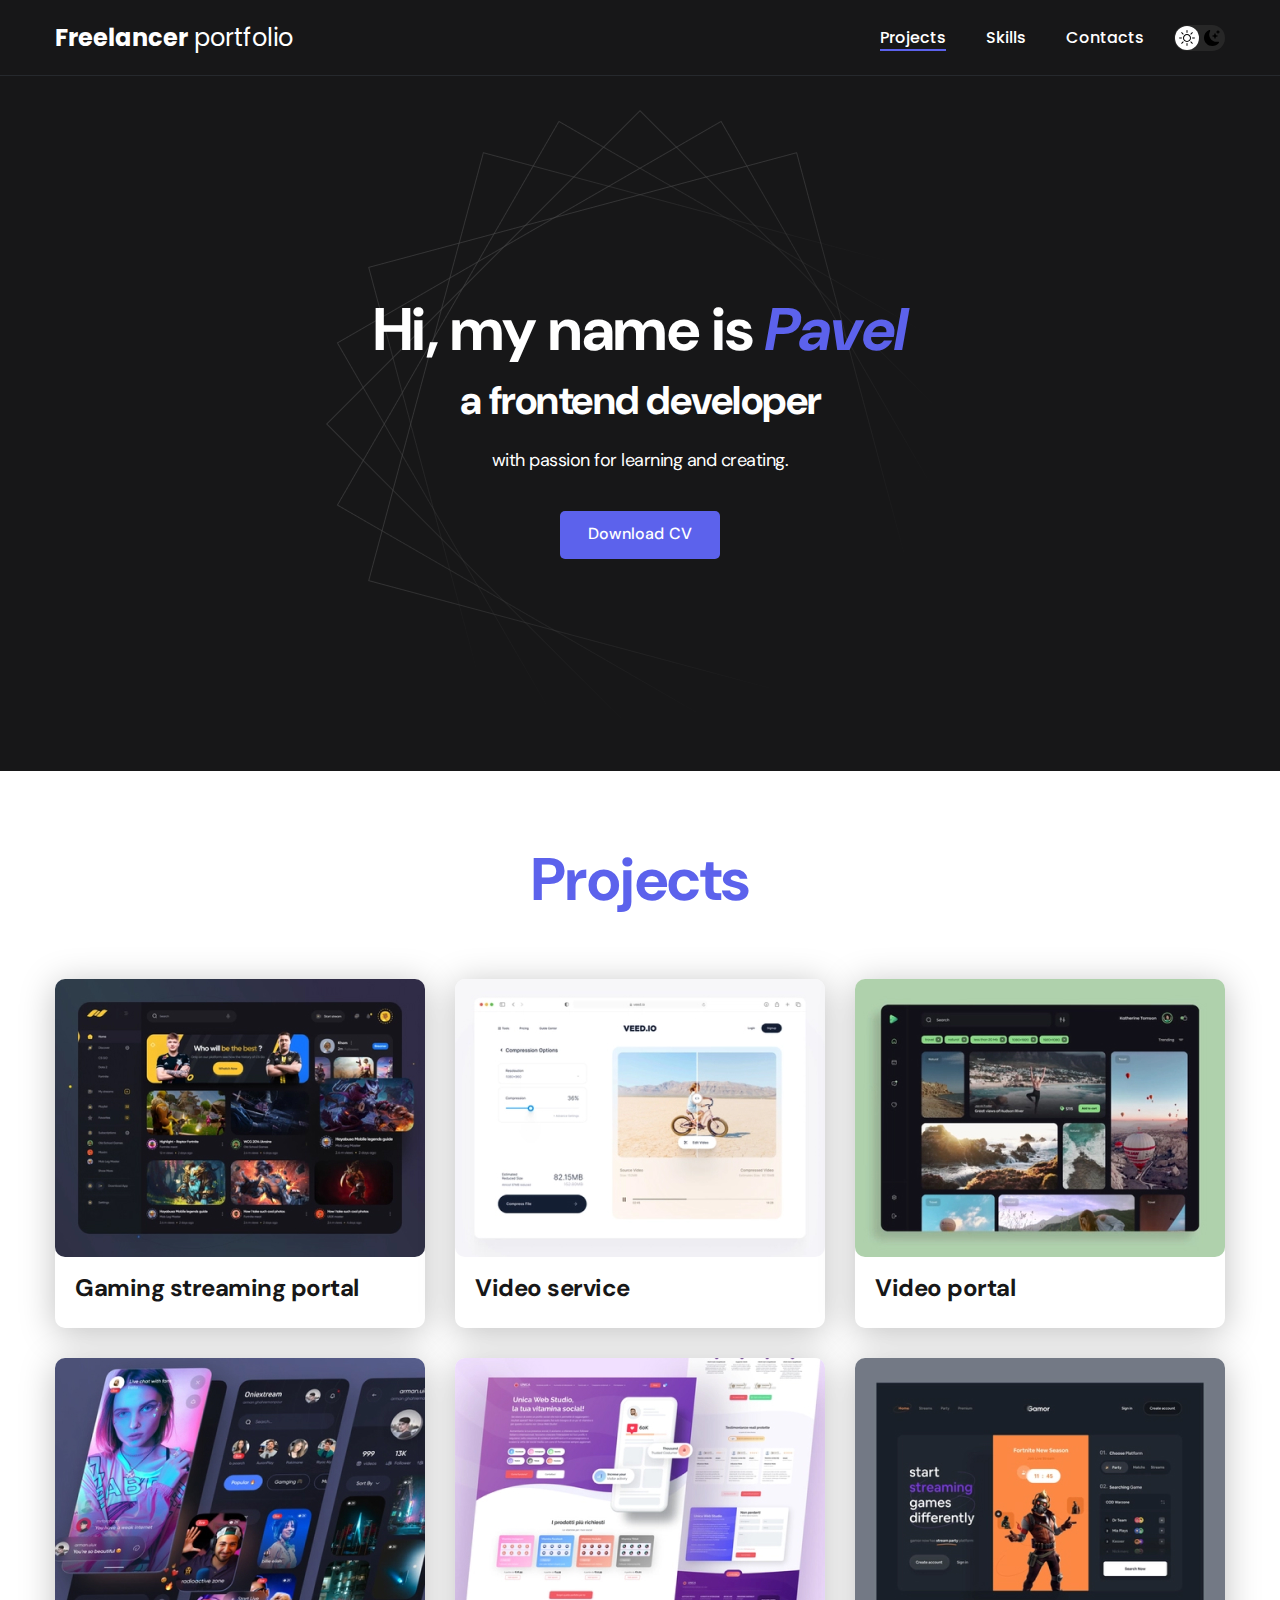
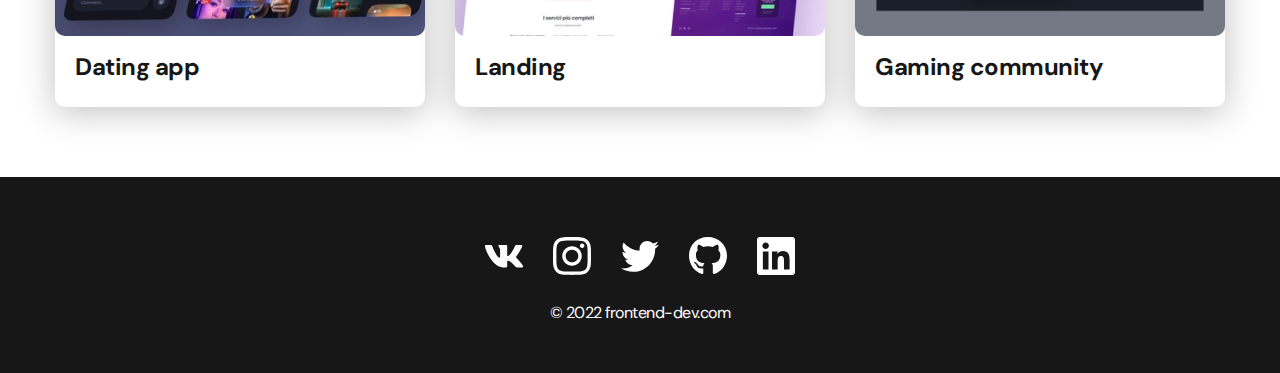
<file: index.html>
<!DOCTYPE html>
<html lang="en">

<head>
    <meta charset="UTF-8">
    <meta http-equiv="X-UA-Compatible" content="IE=edge">
    <meta name="viewport" content="width=device-width, initial-scale=1.0">
    <title>Freelancer portoflio</title>
    <link rel="stylesheet" href="./css/main.css">
</head>

<body>
    <nav class="nav">
        <div class="container">
            <div class="nav-row">
                <a href="index.html" class="logo"><strong>Freelancer</strong> portfolio</a>
                
                <button class="dark-mode-btn">
                    <img src="./img/icons/sun.svg" alt="Light mode" class="dark-mode-dtn__icon">
                    <img src="./img/icons/moon.svg" alt="Dark mode" class="dark-mode-dtn__icon">
                </button>
                
                <ul class="nav-list">
                   <li class="nav-list__item"><a href="./index.html" class="nav-list__link nav-list__link--active">Projects</a></li>
                   <li class="nav-list__item"><a href="./skills.html" class="nav-list__link">Skills</a></li>
                   <li class="nav-list__item"><a href="./contacts.html" class="nav-list__link">Contacts</a></li>
                </ul>
            </div>
        </div>
    </nav>

    <header class="header">
            <div class="header__wrapper">
                <h1 class="header__title">
                    <strong>Hi, my name is <em>Pavel</em></strong><br>
                    a frontend developer
                </h1>
                <div class="header__text">
                    <p>with passion for learning and creating.</p>
                </div>
                <a href="#!" class="btn">Download CV</a>
            </div>
    </header>

    <main class="section">
        <div class="container">
            <h2 class="title-1">Projects</h2>
            <ul class="projects">
                <li class="project">
                    <a href="./project-page.html">
                        <img src="./img/projects/01.jpg" alt="Project img" class="project__img">
                        <h3 class="project__title">Gaming streaming portal</h3>
                    </a>
                </li>
                <li class="project">
                    <a href="./project-page.html">
                        <img src="./img/projects/02.jpg" alt="Project img" class="project__img">
                        <h3 class="project__title">Video service</h3>
                    </a>
                </li>
                <li class="project">
                    <a href="./project-page.html">
                    <img src="./img/projects/03.jpg" alt="Project img" class="project__img">
                    <h3 class="project__title">Video portal</h3>
                    </a>
                </li>
                <li class="project">
                    <img src="./img/projects/04.jpg" alt="Project img" class="project__img">
                    <h3 class="project__title">Dating app</h3>
                </li>
                <li class="project">
                    <img src="./img/projects/05.jpg" alt="Project img" class="project__img">
                    <h3 class="project__title">Landing</h3>
                </li>
                <li class="project">
                    <img src="./img/projects/06.jpg" alt="Project img" class="project__img">
                    <h3 class="project__title"> Gaming community</h3>
                </li>
            </ul>
        </div>
    </main>

    <footer class="footer">
        <div class="container">
            <div class="footer__wrapper">
                <ul class="social">
                    <li class="social__item"><a href="#!"><img src="./img/icons/vk.svg" alt="Link"></a></li>
                    <li class="social__item"><a href="#!"><img src="./img/icons/instagram.svg" alt="Link"></a></li>
                    <li class="social__item"><a href="#!"><img src="./img/icons/twitter.svg" alt="Link"></a></li>
                    <li class="social__item"><a href="#!"><img src="./img/icons/gitHub.svg" alt="Link"></a></li>
                    <li class="social__item"><a href="#!"><img src="./img/icons/linkedIn.svg" alt="Link"></a></li>
                </ul>
                <div class="copyright">
                    <p>© 2022 frontend-dev.com</p>
                </div>
             </div>
        </div>
    </footer>

    <script src="./js/main.js"></script>

</body>

</html>
</file>
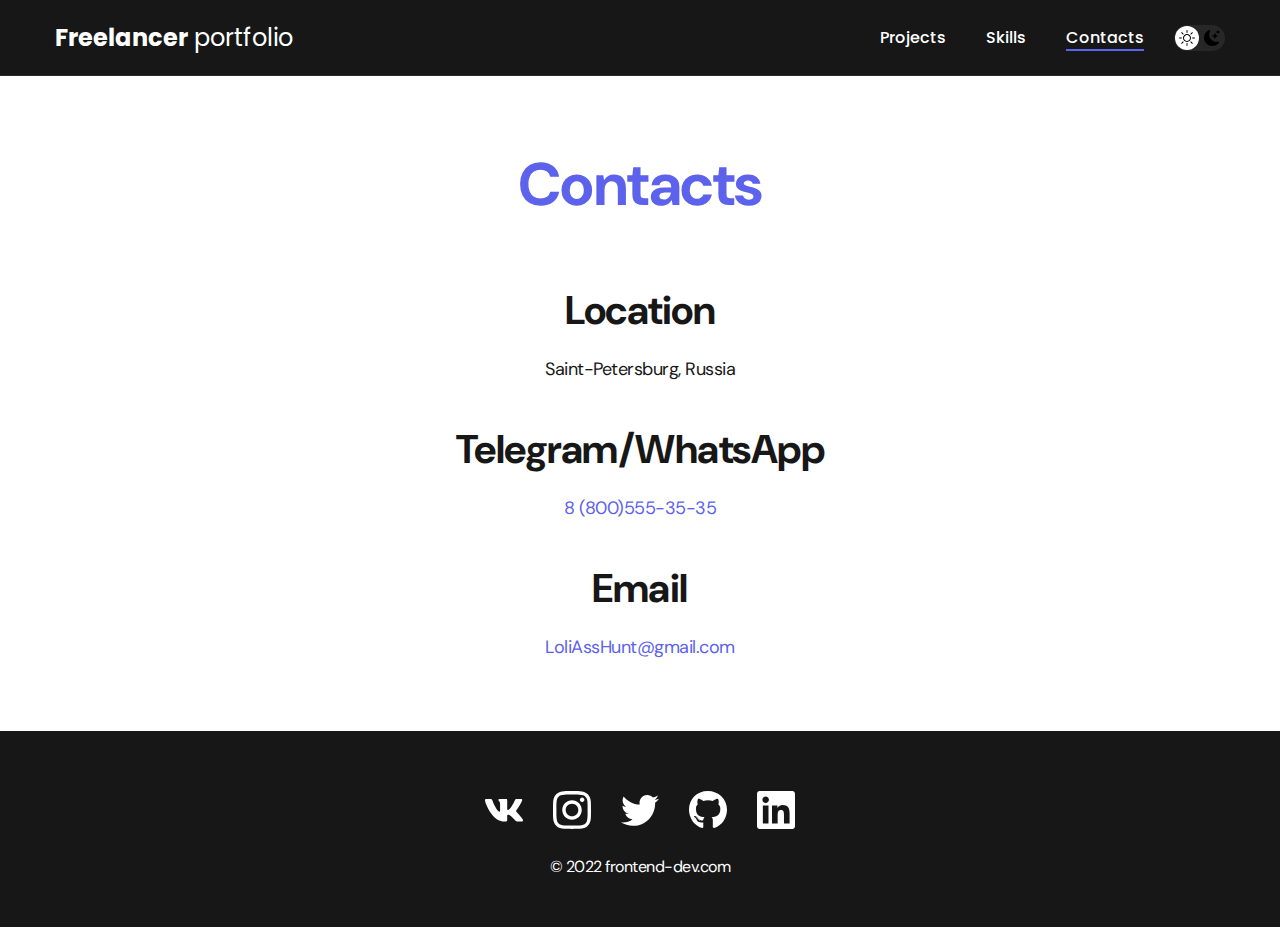
<file: contacts.html>
<!DOCTYPE html>
<html lang="en">

<head>
    <meta charset="UTF-8">
    <meta http-equiv="X-UA-Compatible" content="IE=edge">
    <meta name="viewport" content="width=device-width, initial-scale=1.0">
    <title>Freelancer portoflio</title>
    <link rel="stylesheet" href="./css/main.css">
</head>

<body>
    <nav class="nav">
        <div class="container">
            <div class="nav-row">
                <a href="index.html" class="logo"><strong>Freelancer</strong> portfolio</a>

                <button class="dark-mode-btn">
                    <img src="./img/icons/sun.svg" alt="Light mode" class="dark-mode-dtn__icon">
                    <img src="./img/icons/moon.svg" alt="Dark mode" class="dark-mode-dtn__icon">
                </button>

                <ul class="nav-list">
                   <li class="nav-list__item"><a href="./index.html" class="nav-list__link">Projects</a></li>
                   <li class="nav-list__item"><a href="./skills.html" class="nav-list__link">Skills</a></li>
                   <li class="nav-list__item"><a href="./contacts.html" class="nav-list__link nav-list__link--active">Contacts</a></li>
                </ul>
            </div>
        </div>
    </nav>



    <main class="section">
        <div class="container">           
                <h1 class="title-1">Contacts</h1>

                <ul class="content-list">
                    <li class="content-list__item">
                        <h2 class="title-2">Location</h2>
                        <p>Saint-Petersburg, Russia</p>        
                    </li>
                    <li class="content-list__item">
                        <h2 class="title-2">Telegram/WhatsApp</h2>
                        <p><a href="tel:+79520982372">8 (800)555-35-35</a></p>
        
                    </li>
                    <li class="content-list__item">
                        <h2 class="title-2">Email</h2>
                        <p><a href="mailto:Pavel.ger28@gmail.com">LoliAssHunt@gmail.com</a></p>
                    </li>
                </ul>

        </div>
    </main>

    <footer class="footer">
        <div class="container">
            <div class="footer__wrapper">
                <ul class="social">
                    <li class="social__item"><a href="#!"><img src="./img/icons/vk.svg" alt="Link"></a></li>
                    <li class="social__item"><a href="#!"><img src="./img/icons/instagram.svg" alt="Link"></a></li>
                    <li class="social__item"><a href="#!"><img src="./img/icons/twitter.svg" alt="Link"></a></li>
                    <li class="social__item"><a href="#!"><img src="./img/icons/gitHub.svg" alt="Link"></a></li>
                    <li class="social__item"><a href="#!"><img src="./img/icons/linkedIn.svg" alt="Link"></a></li>
                </ul>
                <div class="copyright">
                    <p>© 2022 frontend-dev.com</p>
                </div>
             </div>
        </div>
    </footer>

    <script src="./js/main.js"></script>

</body>

</html>
</file>
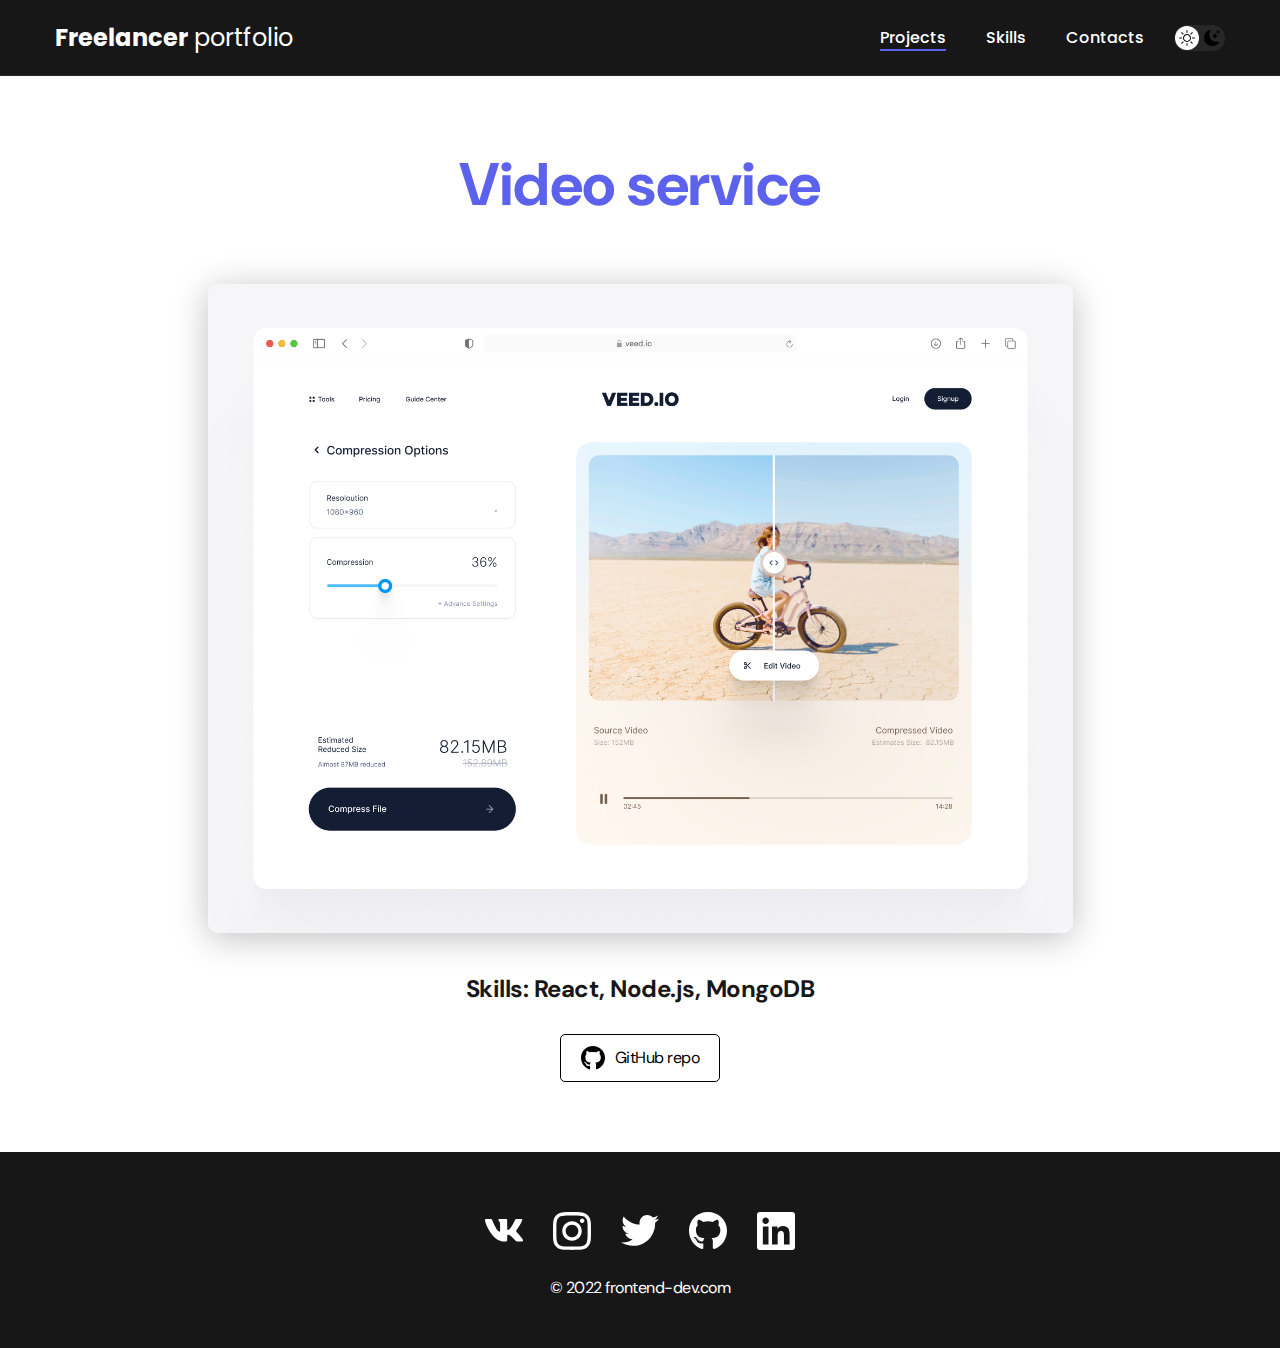
<file: project-page.html>
<!DOCTYPE html>
<html lang="en">

<head>
    <meta charset="UTF-8">
    <meta http-equiv="X-UA-Compatible" content="IE=edge">
    <meta name="viewport" content="width=device-width, initial-scale=1.0">
    <title>Freelancer portoflio</title>
    <link rel="stylesheet" href="./css/main.css">
</head>

<body>
    <nav class="nav">
        <div class="container">
            <div class="nav-row">
                <a href="index.html" class="logo"><strong>Freelancer</strong> portfolio</a>

                <button class="dark-mode-btn">
                    <img src="./img/icons/sun.svg" alt="Light mode" class="dark-mode-dtn__icon">
                    <img src="./img/icons/moon.svg" alt="Dark mode" class="dark-mode-dtn__icon">
                </button>

                <ul class="nav-list">
                   <li class="nav-list__item"><a href="./index.html" class="nav-list__link nav-list__link--active">Projects</a></li>
                   <li class="nav-list__item"><a href="./skills.html" class="nav-list__link">Skills</a></li>
                   <li class="nav-list__item"><a href="./contacts.html" class="nav-list__link">Contacts</a></li>
                </ul>
            </div>
        </div>
    </nav>



    <main class="section">
        <div class="container">

            <div class="project-details">
                
                <h1 class="title-1">Video service</h1>

                <img src="./img/projects/02-big.jpg" alt="" class="project-details__cover">

                <div class="project-details__desc">
                    <p>Skills: React, Node.js, MongoDB</p>
                </div>

                <a href="#!" class="btn-outline">
                    <img src="./img/icons/gitHub-black.svg" alt="">
                    GitHub repo
                </a>


            
            </div>
        </div>
    </main>

    <footer class="footer">
        <div class="container">
            <div class="footer__wrapper">
                <ul class="social">
                    <li class="social__item"><a href="#!"><img src="./img/icons/vk.svg" alt="Link"></a></li>
                    <li class="social__item"><a href="#!"><img src="./img/icons/instagram.svg" alt="Link"></a></li>
                    <li class="social__item"><a href="#!"><img src="./img/icons/twitter.svg" alt="Link"></a></li>
                    <li class="social__item"><a href="#!"><img src="./img/icons/gitHub.svg" alt="Link"></a></li>
                    <li class="social__item"><a href="#!"><img src="./img/icons/linkedIn.svg" alt="Link"></a></li>
                </ul>
                <div class="copyright">
                    <p>© 2022 frontend-dev.com</p>
                </div>
             </div>
        </div>
    </footer>

    <script src="./js/main.js"></script>

</body>

</html>
</file>
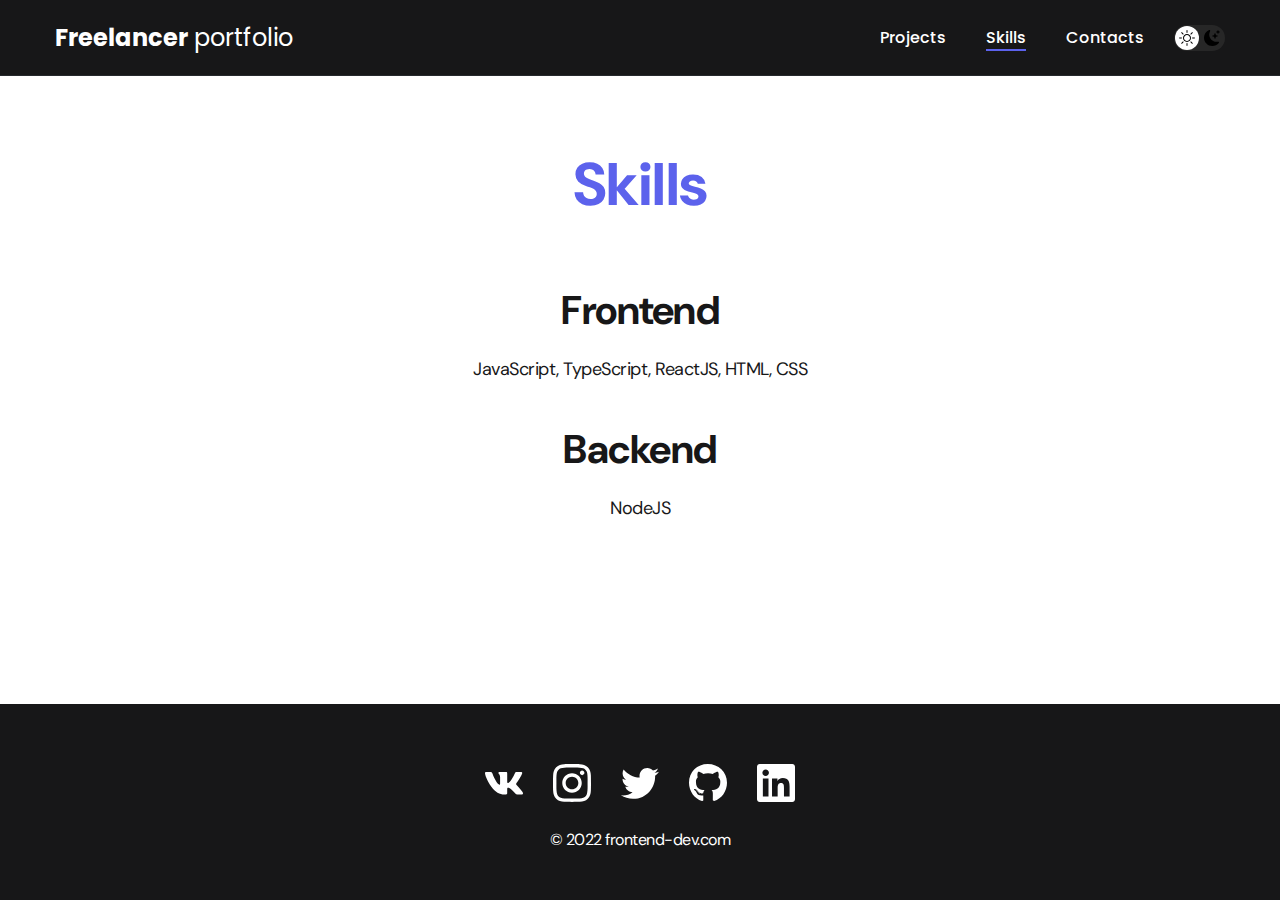
<file: skills.html>
<!DOCTYPE html>
<html lang="en">

<head>
    <meta charset="UTF-8">
    <meta http-equiv="X-UA-Compatible" content="IE=edge">
    <meta name="viewport" content="width=device-width, initial-scale=1.0">
    <title>Freelancer portoflio</title>
    <link rel="stylesheet" href="./css/main.css">
</head>

<body>
    <nav class="nav">
        <div class="container">
            <div class="nav-row">
                <a href="index.html" class="logo"><strong>Freelancer</strong> portfolio</a>

                <button class="dark-mode-btn">
                    <img src="./img/icons/sun.svg" alt="Light mode" class="dark-mode-dtn__icon">
                    <img src="./img/icons/moon.svg" alt="Dark mode" class="dark-mode-dtn__icon">
                </button>

                <ul class="nav-list">
                   <li class="nav-list__item"><a href="./index.html" class="nav-list__link ">Projects</a></li>
                   <li class="nav-list__item"><a href="./skills.html" class="nav-list__link nav-list__link--active">Skills</a></li>
                   <li class="nav-list__item"><a href="./contacts.html" class="nav-list__link">Contacts</a></li>
                </ul>
            </div>
        </div>
    </nav>



    <main class="section">
        <div class="container">           
                <h1 class="title-1">Skills</h1>

                <ul class="content-list">
                    <li class="content-list__item">
                        <h2 class="title-2">Frontend</h2>
                        <p>JavaScript, TypeScript, ReactJS, HTML, CSS</p>        
                    </li>
                    <li class="content-list__item">
                        <h2 class="title-2">Backend</h2>
                        <p>NodeJS</p>
        
                    </li>

                </ul>

        </div>
    </main>

    <footer class="footer">
        <div class="container">
            <div class="footer__wrapper">
                <ul class="social">
                    <li class="social__item"><a href="#!"><img src="./img/icons/vk.svg" alt="Link"></a></li>
                    <li class="social__item"><a href="#!"><img src="./img/icons/instagram.svg" alt="Link"></a></li>
                    <li class="social__item"><a href="#!"><img src="./img/icons/twitter.svg" alt="Link"></a></li>
                    <li class="social__item"><a href="#!"><img src="./img/icons/gitHub.svg" alt="Link"></a></li>
                    <li class="social__item"><a href="#!"><img src="./img/icons/linkedIn.svg" alt="Link"></a></li>
                </ul>
                <div class="copyright">
                    <p>© 2022 frontend-dev.com</p>
                </div>
             </div>
        </div>
    </footer>

    <script src="./js/main.js"></script>

</body>

</html>
</file>
<file: css/main.css>
@import "./reset.css";
@import url("https://fonts.googleapis.com/css2?family=DM+Sans:wght@400;500;700&family=Poppins:wght@400;500;700&display=swap");


/* font-family: 'DM Sans', sans-serif;
font-family: 'Poppins', sans-serif; */

/* *{
    border: 1px solid red;
} */

:root{
    --blackpure: #000;
    --black: #171718;
    --black-border: #26292D;
    --white: #fff;
    --purple: #5C62EC;

    --text-color: var(--black);
    --dark-bg: var(--black);
    --dark-border: var(--black-border);
    --header-text: var(--white);
    --accent: var(--purple);

    /* Light mode */
    --page-bg: var(--white);
    --text-color: var(--black);

    --title-1: var(--accent);

    --project-card-bg: var(--white);
    --project-card-text: var(--black);
    --box-shadow: 0px 5px 35px 0px rgba(0, 0, 0, 0.25);
}

    .dark {
        /* Dark mode */
        --page-bg: #252526;
        --text-color: var(--white);

        --title-1: var(--white);

        --project-card-bg: var(--black);
        --project-card-text: var(--white);
        --box-shadow: 0px 5px 35px 0px rgba(0, 0, 0, 0.8);
    }

html, body {
    display: flex;
    flex-direction: column;
    min-height: 100vh;

    font-family: 'DM Sans', sans-serif;
    letter-spacing: -0.5px;

    /* Light mode  */

    background-color: var(--page-bg);
    color: var(--text-color);
}



/* General */

.container {
    margin: 0 auto;
    padding: 0 15px;
    max-width: 1200px;
}


.none {
    display: none !important;
}


.section {
    padding: 70px 0;
}

.title-1 {
    margin-bottom: 60px;
    font-size: 60px;
    font-weight: 700;
    line-height: 1.3;
    color: var(--title-1);
    text-align: center;
}

.title-2 { 
    margin-bottom: 20px;

    font-size: 40px;
    font-weight: 700;
    line-height: 1.3;
}



/* NAV*/

.nav{
    padding: 20px 0;
    border-bottom: 1px solid var(--dark-border);
    background-color: var(--dark-bg);
    color: var(--header-text);
    letter-spacing: normal;

}

.nav-row {
    display: flex;
    justify-content: flex-end;
    align-items: center;
    column-gap: 30px;
    row-gap: 20px;
    flex-wrap: wrap;
}

.logo{
    margin-right: auto;
    color: var(--header-text);
    font-size: 24px;
    font-family: 'Poppins', sans-serif;
}

.logo strong {
    font-weight: 700;
}


.nav-list {
    display: flex;
    flex-wrap: wrap;
    align-items: center;
    column-gap: 40px;
    font-size: 16px;
    font-weight: 500;
    font-family: 'Poppins', sans-serif;

}

.nav-list__link {
    color: var(--header-text);
    transition: opacity 0.2s ease-in;
}

.nav-list__link:hover{
    opacity: 0.8;
}

.nav-list__link--active {
    position: relative;
}

.nav-list__link--active::before {
    content: "";

    position: absolute;
    left: 0;
    top: 100%;

    display: block;
    height: 2px;
    width: 100%;
    background-color: var(--accent);

}

/* Dark mode btn */

.dark-mode-btn {
    order: 9;
    position: relative;
    display: flex;
    justify-content: space-between;
    width: 51px;
    height: 26px;
    padding: 5px;
    border-radius: 50px;
    background-color: #272727;

}

.dark-mode-btn::before {
    content: "";

    position: absolute;
    top: 1px;
    left: 1px;

    display: block;
    width: 24px;
    height: 24px;
    
    border-radius: 50%;
    background-color: white;

    transition: left 0.2s ease-in;
}

.dark-mode-btn--active::before {
    left: 26px;
}

.dark-mode-dtn__icon {
    position: relative;
    z-index: 9;
}

/*Header*/

.header {
    padding: 40px 0;
    min-height: 695px;

    display: flex;
    justify-content: center;
    align-items: center;

    background-color: var(--dark-bg);
    background-image: url(./../img/header-bg.png);
    background-repeat: no-repeat;
    background-size: auto;
    background-position: center center;


    color: var(--header-text);
    text-align: center ;
}

.header__wrapper {
    padding: 0 15px;
    max-width: 630px;

}

.header__title {
    margin-bottom: 20px;
    font-size: 40px;
    font-weight: 700;
    line-height: 1.4;
}

.header__title strong{
    font-size: 60px;
    font-weight: 700;
}

.header__title em{
    font-size: normal;
    color: var(--accent);
}

.header__text {
    margin-bottom: 40px;
    font-size: 18px;
    line-height: 1.333;
}

.header__text p + p{
    margin-bottom: 0.5em;
}

/* Btn */

.btn {
    display: inline-block;
    height: 48px;
    padding: 12px 28px;

    border-radius: 5px;
    background-color: var(--accent);
    color: var(--white);
    letter-spacing: 0.15px;
    font-size: 16px;
    font-weight: 500;

    transition: opacity 0.2s ease-in;
}

.btn:hover {
    opacity: 0.8;
}

.btn:active{
    position: relative;
    top: 1px;
}

/* Btn outline */

.btn-outline {

    display: flex;
    column-gap: 10px;
    align-items: center;

    height: 48px;
    padding: 12px 20px;
    border-radius: 5px;

    border: 1px solid var(--blackpure);
    background-color: var(--white);
    color: var(--blackpure);

    transition: opacity 0.2s ease-in;
}

.btn-outline:hover {
    opacity: 0.8;
}

.btn-outline:active{
    position: relative;
    top: 1px;
}


/* Projects */

.projects {
    justify-content: center;
    display: flex;
    flex-wrap: wrap;
    column-gap: 30px;
    row-gap: 30px;
}

.project {
    max-width: 370px;
    background-color: var(--project-card-bg);
    border-radius: 10px;
    box-shadow: var(--box-shadow);
}

.project__img {
    border-radius: 10px;
}

.project__title {
    padding: 15px 20px 25px;
    font-size: 24px;
    font-weight: 700;
    line-height: 1.3;
    color: var(--project-card-text);
}

/* Project details */

.project-details {
    margin: 0 auto;
    max-width: 865px;

    display: flex;
    flex-direction: column;
    align-items: center;
    text-align: center;
}

.project-details__cover {
    max-width: 100%;
    margin-bottom: 40px;

    box-shadow: 0px 5px 35px 0px rgba(0, 0, 0, 0.25);
    border-radius: 10px;
}

.project-details__desc {
    margin-bottom: 30px;

    font-weight: 700;
    font-size: 24px;
    line-height: 1.3;
}

/* Content list */

.content-list {
    margin: 0 auto;
    max-width: 570px;
    display: flex;
    flex-direction: column;
    align-items: center;
    text-align: center;
    row-gap: 40px;
    text-align: center;

}

.content-list a {
    color:var(--accent)
}

.content-list__item {
    font-size: 18px;
    line-height: 1.5;
}

.content-list__item p+p {
    margin-top: 0.5em;
}


/* Footer */

.footer {
    margin-top: auto;
    padding: 60px 0 50px;
    background-color: var(--dark-bg);
    color: var(--header-text);
}

.footer__wrapper{
    display: flex;
    flex-direction: column;
    align-items: center;
    row-gap: 27px; 
}

.social {
    display: flex;
    column-gap: 30px;
    align-items: center;
}

.copyright {
    font-size: 16px;
}
.copyright p + p {
    margin-top: 0.5em;
}

@media (max-width: 620px) {

    /* Header */

    .header{
        min-height: unset;
    }

    .header__title {
        font-size: 30px;
    }

    .header__title strong {
        font-size: 40px;
    }

    /* Nav */

    .nav-row {
        justify-content: space-between;
    }

    .dark-mode-btn {
        order: 0;
    }

    /* General */

    .section {
        padding: 40px 0;
    }

    .title-1 {
        margin-bottom: 30px;
        font-size: 40px;
    }

    .title-2 {
        margin-bottom: 10px;
        font-size: 30px;
    }

    /* Project */

    .project__title {
        font-size: 22px;
    }

    /* Project page */

    .project-details__desc {
        margin-bottom: 20px;
        font-size: 22px;
    }

    /* Content List */

    .content-list {
        row-gap: 20px;
    }

    .content-list__item {
        font-size: 16px;
    }

    /* Footer */

    .footer {
        padding: 40px 0 30px;
    }

    .footer__wrapper {
        row-gap: 20px;
    }

    /* Social */
  
    .social {
        column-gap: 20px;
    }

    .social__item {
        width: 28px;
    }
}
</file>
